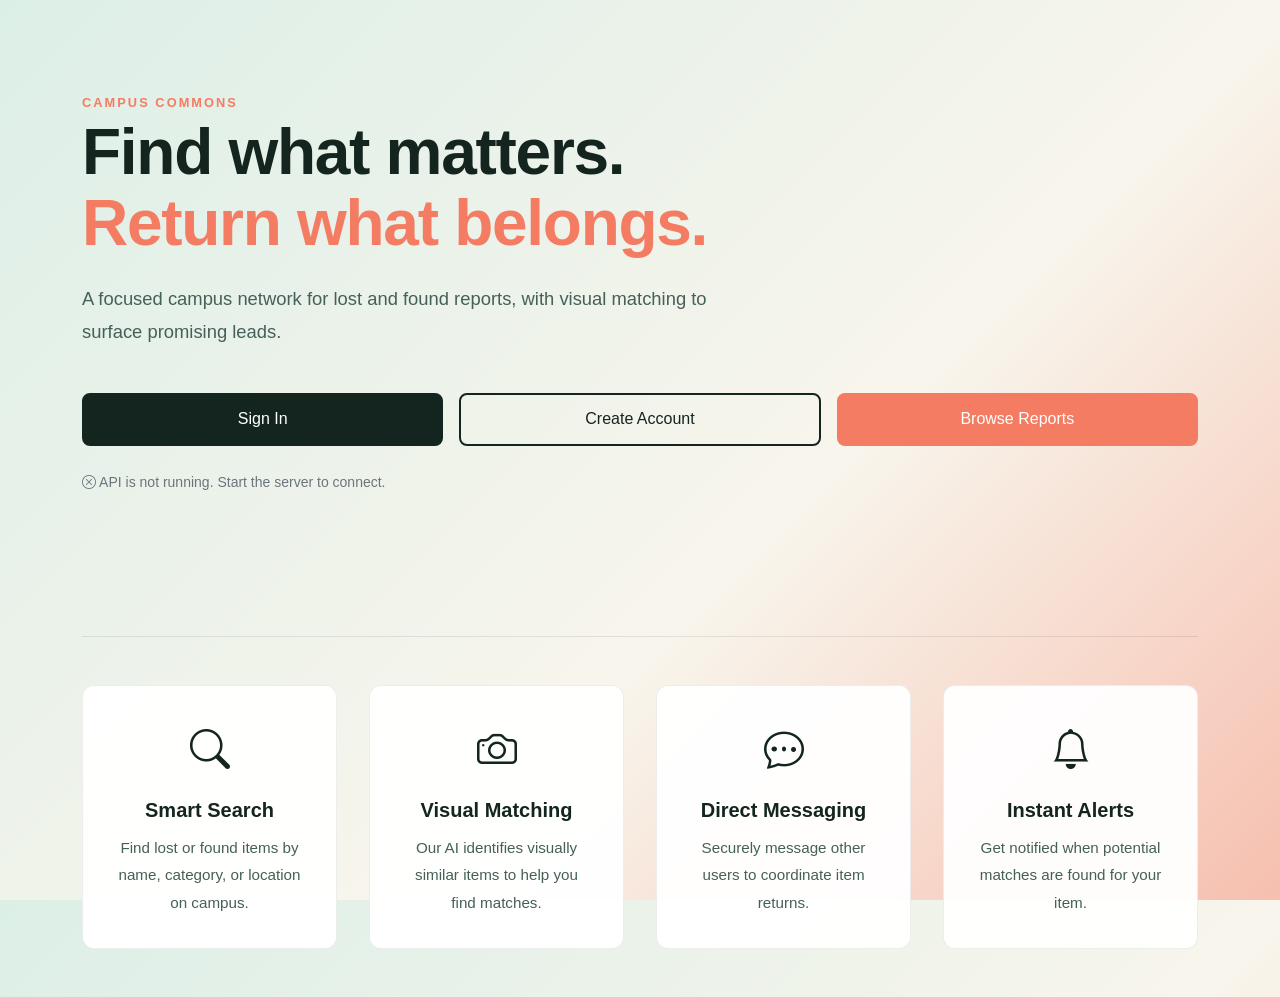
<file: frontend/index.html>
<!doctype html>
<html lang="en">
<head>
  <meta charset="utf-8">
  <meta name="viewport" content="width=device-width, initial-scale=1">
  <title>Campus Lost &amp; Found</title>
  <link href="https://cdn.jsdelivr.net/npm/bootstrap@5.3.3/dist/css/bootstrap.min.css" rel="stylesheet">
  <link rel="stylesheet" href="css/app.css">
  <style>
    .hero-section {
      padding: 4rem 0;
      min-height: 60vh;
      display: flex;
      flex-direction: column;
      justify-content: center;
    }

    .feature-grid {
      display: grid;
      grid-template-columns: repeat(auto-fit, minmax(250px, 1fr));
      gap: 2rem;
      margin-top: 4rem;
      padding-top: 3rem;
      border-top: 1px solid rgba(20, 37, 31, 0.1);
    }

    .feature-card {
      background: rgba(255, 255, 255, 0.95);
      padding: 2rem;
      border-radius: 12px;
      border: 1px solid rgba(20, 37, 31, 0.08);
      text-align: center;
    }

    .feature-card .icon {
      font-size: 2.5rem;
      margin-bottom: 1rem;
    }

    .feature-card h3 {
      font-size: 1.25rem;
      margin-bottom: 0.75rem;
    }

    .feature-card p {
      color: #456058;
      margin: 0;
      font-size: 0.95rem;
    }

    .button-group {
      display: flex;
      gap: 1rem;
      margin-top: 2rem;
      flex-wrap: wrap;
    }

    .button-group .btn {
      flex: 1;
      min-width: 150px;
      font-size: 1rem;
      padding: 0.8rem 2rem;
    }

    @media (max-width: 768px) {
      .hero-section {
        padding: 2rem 0;
        min-height: 50vh;
      }

      .button-group {
        flex-direction: column;
      }

      .button-group .btn {
        width: 100%;
      }
    }
  </style>
</head>
<body>
  <main class="container">
    <div class="hero-section">
      <p class="eyebrow">Campus commons</p>
      <h1>Find what matters.<br><span>Return what belongs.</span></h1>
      <p class="lead col-lg-7">A focused campus network for lost and found reports, with visual matching to surface promising leads.</p>
      
      <div class="button-group">
        <a class="btn btn-primary" href="login.html">Sign In</a>
        <a class="btn btn-outline-primary" href="register.html">Create Account</a>
        <a class="btn btn-secondary" href="browse.html">Browse Reports</a>
      </div>

      <p id="api-status" class="small text-secondary mt-4">Checking API status...</p>
    </div>

    <div class="feature-grid">
      <div class="feature-card">
        <div class="icon"><i class="bi bi-search" aria-hidden="true"></i></div>
        <h3>Smart Search</h3>
        <p>Find lost or found items by name, category, or location on campus.</p>
      </div>
      <div class="feature-card">
        <div class="icon"><i class="bi bi-camera" aria-hidden="true"></i></div>
        <h3>Visual Matching</h3>
        <p>Our AI identifies visually similar items to help you find matches.</p>
      </div>
      <div class="feature-card">
        <div class="icon"><i class="bi bi-chat-dots" aria-hidden="true"></i></div>
        <h3>Direct Messaging</h3>
        <p>Securely message other users to coordinate item returns.</p>
      </div>
      <div class="feature-card">
        <div class="icon"><i class="bi bi-bell" aria-hidden="true"></i></div>
        <h3>Instant Alerts</h3>
        <p>Get notified when potential matches are found for your item.</p>
      </div>
    </div>
  </main>

  <script src="js/api.js"></script>
  <script>
    apiRequest('/health').then(() => {
      document.querySelector('#api-status').innerHTML = '<i class="bi bi-check-circle" aria-hidden="true"></i> API connected and ready.';
      document.querySelector('#api-status').style.color = '#198754';
    }).catch(() => {
      document.querySelector('#api-status').innerHTML = '<i class="bi bi-x-circle" aria-hidden="true"></i> API is not running. Start the server to connect.';
      document.querySelector('#api-status').style.color = '#dc3545';
    });
  </script>
</body>
</html>
</file>
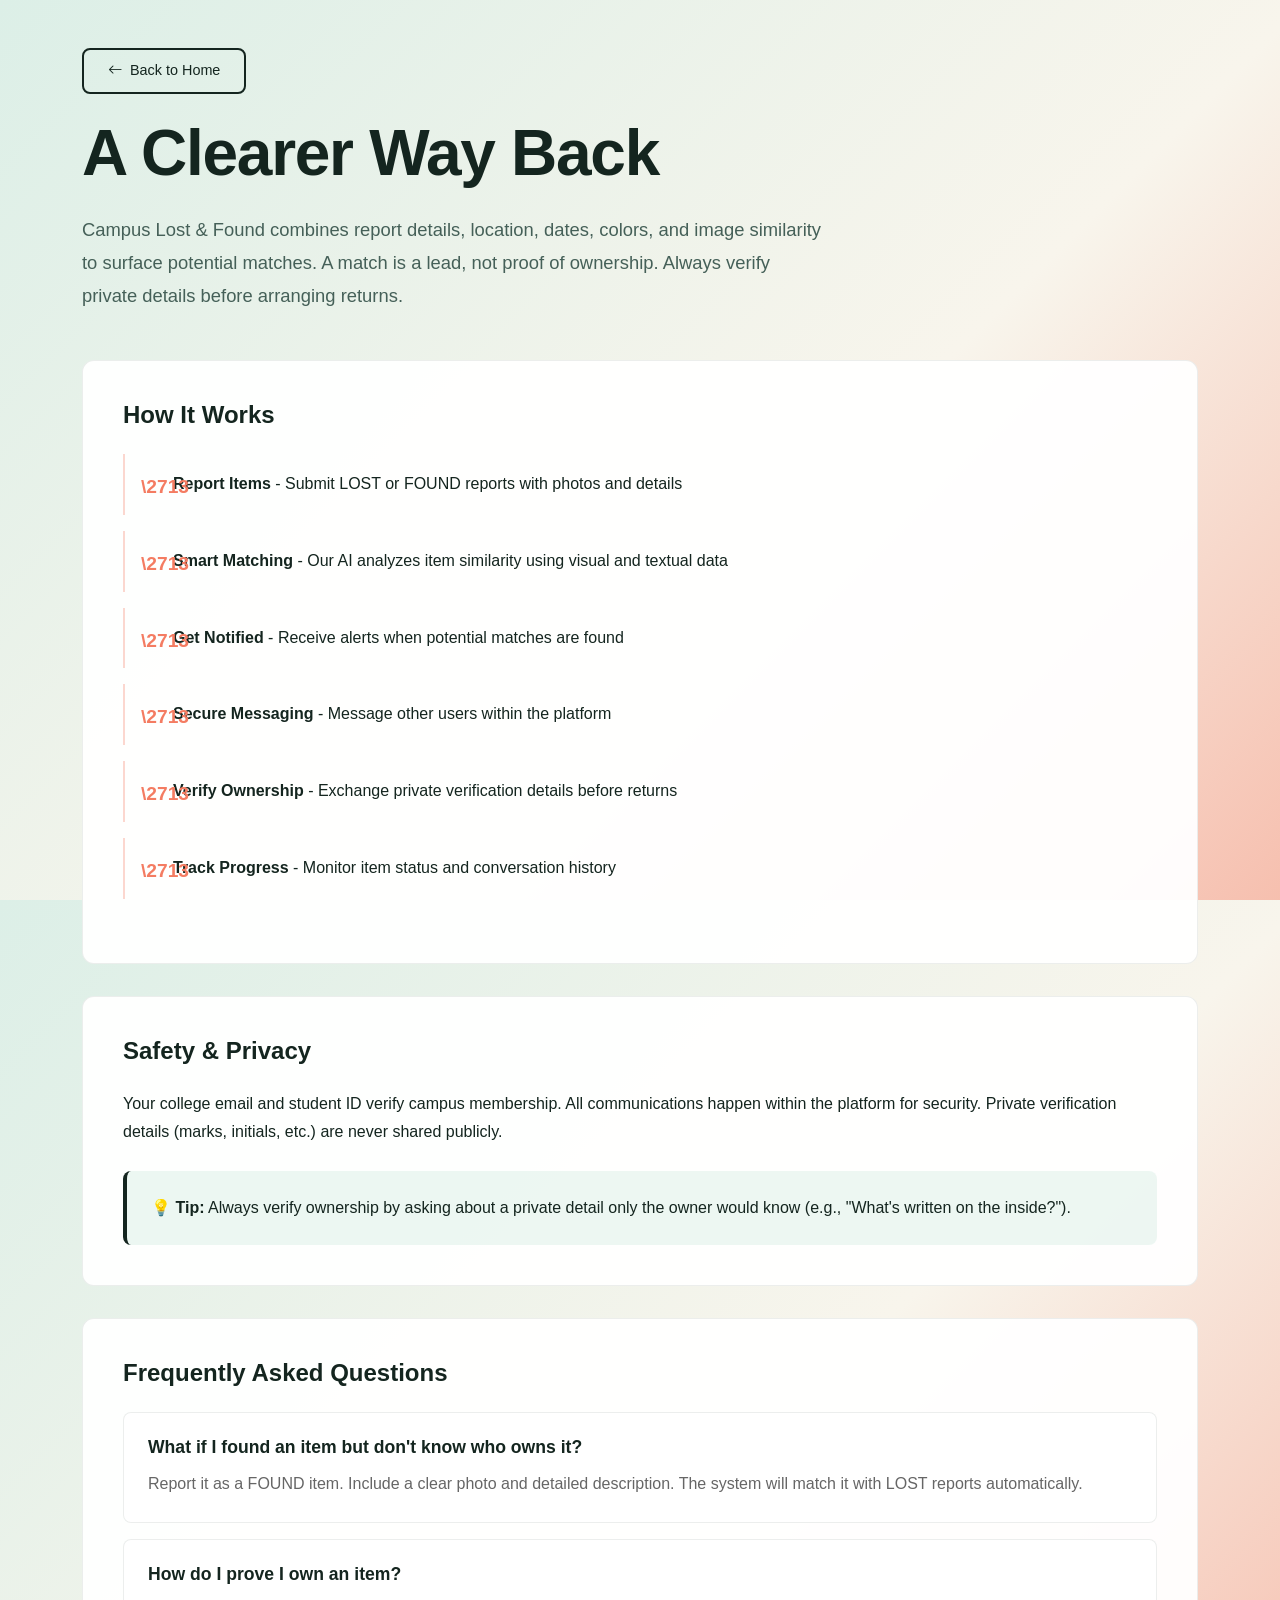
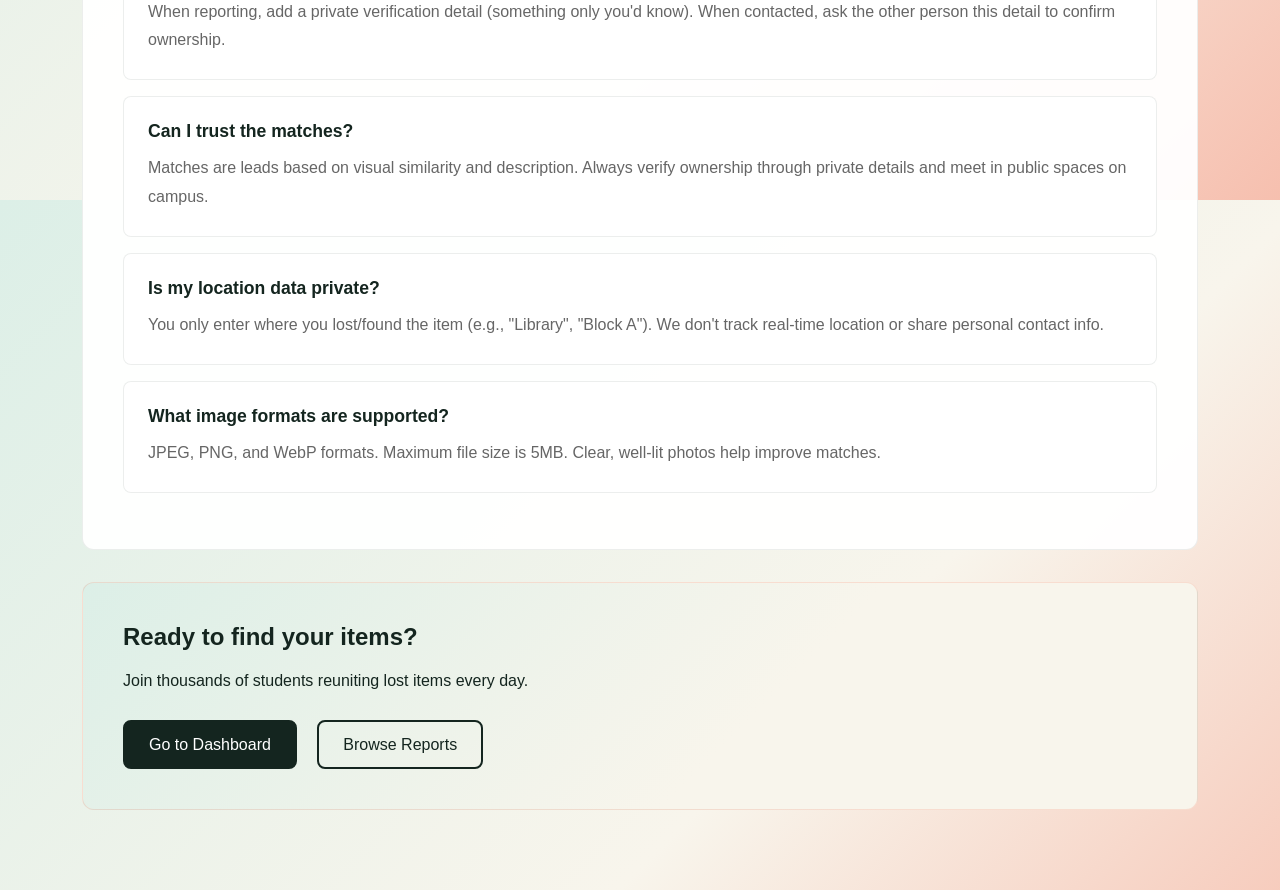
<file: frontend/about.html>
<!doctype html>
<html lang="en">
<head>
  <meta charset="utf-8">
  <meta name="viewport" content="width=device-width, initial-scale=1">
  <title>About | Campus Lost &amp; Found</title>
  <link href="https://cdn.jsdelivr.net/npm/bootstrap@5.3.3/dist/css/bootstrap.min.css" rel="stylesheet">
  <link rel="stylesheet" href="css/app.css">
  <style>
    .about-section {
      background: rgba(255, 255, 255, 0.95);
      border: 1px solid rgba(20, 37, 31, 0.08);
      border-radius: 12px;
      padding: 2.5rem;
      margin-bottom: 2rem;
    }

    .feature-list {
      list-style: none;
      padding: 0;
    }

    .feature-list li {
      padding: 1rem;
      padding-left: 3rem;
      position: relative;
      margin-bottom: 1rem;
      border-left: 2px solid rgba(244, 124, 98, 0.3);
    }

    .feature-list li:before {
      content: '\\2713';
      position: absolute;
      left: 1rem;
      color: var(--coral);
      font-weight: bold;
      font-size: 1.2rem;
    }

    .faq-item {
      background: rgba(255, 255, 255, 0.95);
      border: 1px solid rgba(20, 37, 31, 0.08);
      border-radius: 8px;
      padding: 1.5rem;
      margin-bottom: 1rem;
    }

    .faq-item h3 {
      font-size: 1.1rem;
      margin-bottom: 0.75rem;
      color: var(--ink);
    }

    .faq-item p {
      margin: 0;
      color: #666;
    }
  </style>
</head>
<body>
  <main class="container py-5">
    <a href="index.html" class="btn btn-outline-primary" style="font-size: 0.9rem;"><i class="bi bi-arrow-left" aria-hidden="true"></i> Back to Home</a>

    <h1 class="mt-4">A Clearer Way Back</h1>
    <p class="lead col-lg-8">Campus Lost &amp; Found combines report details, location, dates, colors, and image similarity to surface potential matches. A match is a lead, not proof of ownership. Always verify private details before arranging returns.</p>

    <section class="about-section mt-5">
      <h2 style="margin-bottom: 1.5rem;">How It Works</h2>
      <ul class="feature-list">
        <li><strong>Report Items</strong> - Submit LOST or FOUND reports with photos and details</li>
        <li><strong>Smart Matching</strong> - Our AI analyzes item similarity using visual and textual data</li>
        <li><strong>Get Notified</strong> - Receive alerts when potential matches are found</li>
        <li><strong>Secure Messaging</strong> - Message other users within the platform</li>
        <li><strong>Verify Ownership</strong> - Exchange private verification details before returns</li>
        <li><strong>Track Progress</strong> - Monitor item status and conversation history</li>
      </ul>
    </section>

    <section class="about-section">
      <h2 style="margin-bottom: 1.5rem;">Safety & Privacy</h2>
      <p style="margin-bottom: 1.5rem;">Your college email and student ID verify campus membership. All communications happen within the platform for security. Private verification details (marks, initials, etc.) are never shared publicly.</p>
      <div style="background: rgba(220, 239, 231, 0.5); padding: 1.5rem; border-radius: 8px; border-left: 4px solid var(--ink);">
        <strong>💡 Tip:</strong> Always verify ownership by asking about a private detail only the owner would know (e.g., "What's written on the inside?").
      </div>
    </section>

    <section class="about-section">
      <h2 style="margin-bottom: 1.5rem;">Frequently Asked Questions</h2>
      
      <div class="faq-item">
        <h3>What if I found an item but don't know who owns it?</h3>
        <p>Report it as a FOUND item. Include a clear photo and detailed description. The system will match it with LOST reports automatically.</p>
      </div>

      <div class="faq-item">
        <h3>How do I prove I own an item?</h3>
        <p>When reporting, add a private verification detail (something only you'd know). When contacted, ask the other person this detail to confirm ownership.</p>
      </div>

      <div class="faq-item">
        <h3>Can I trust the matches?</h3>
        <p>Matches are leads based on visual similarity and description. Always verify ownership through private details and meet in public spaces on campus.</p>
      </div>

      <div class="faq-item">
        <h3>Is my location data private?</h3>
        <p>You only enter where you lost/found the item (e.g., "Library", "Block A"). We don't track real-time location or share personal contact info.</p>
      </div>

      <div class="faq-item">
        <h3>What image formats are supported?</h3>
        <p>JPEG, PNG, and WebP formats. Maximum file size is 5MB. Clear, well-lit photos help improve matches.</p>
      </div>
    </section>

    <section class="about-section" style="background: linear-gradient(135deg, var(--mint), #f8f5ec 60%); border: 1px solid rgba(244, 124, 98, 0.2);">
      <h2 style="margin-bottom: 1rem;">Ready to find your items?</h2>
      <p style="margin-bottom: 1.5rem;">Join thousands of students reuniting lost items every day.</p>
      <a href="dashboard.html" class="btn btn-primary">Go to Dashboard</a>
      <a href="browse.html" class="btn btn-outline-primary" style="margin-left: 1rem;">Browse Reports</a>
    </section>
  </main>
</body>
</html>
</file>
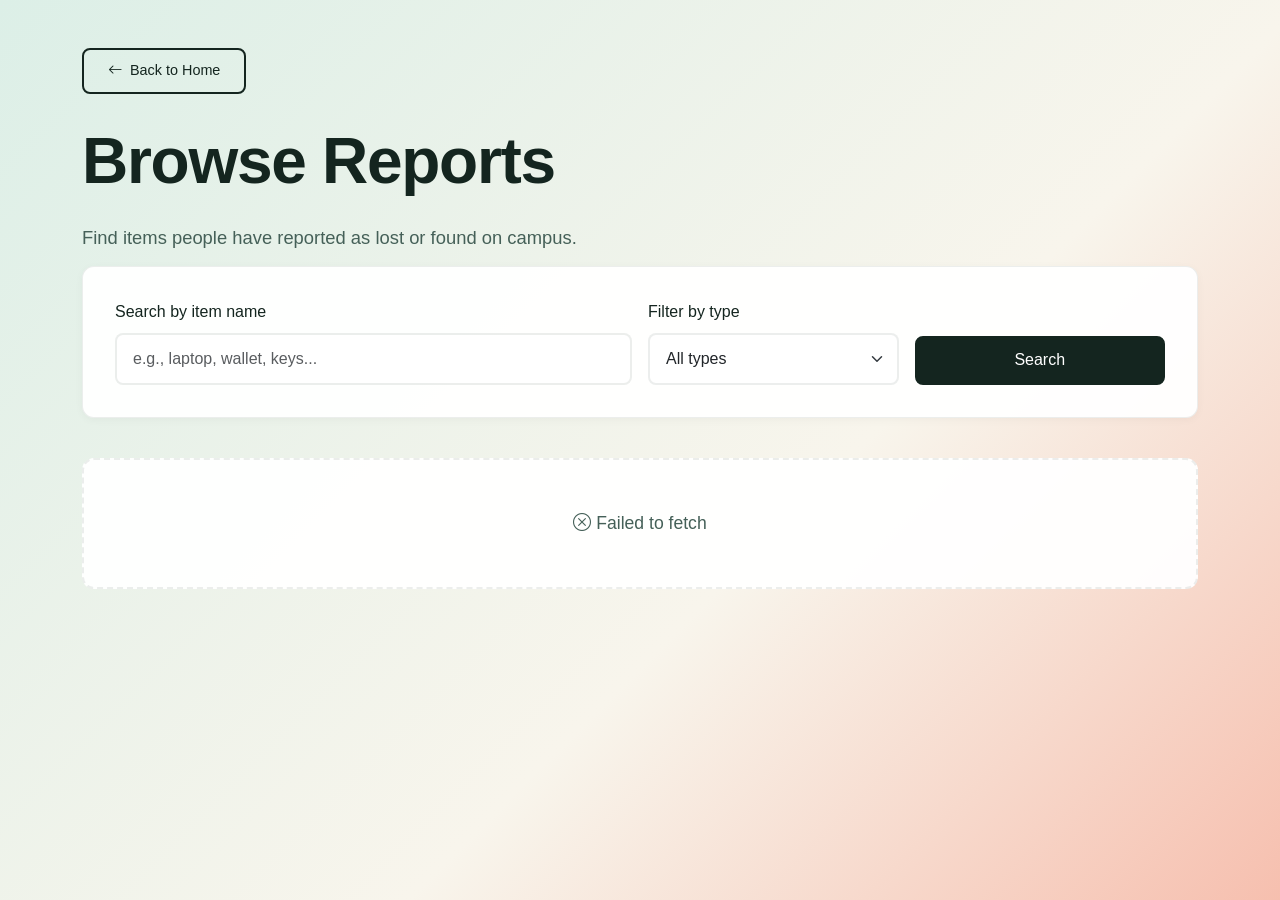
<file: frontend/browse.html>
<!doctype html>
<html lang="en">
<head>
  <meta charset="utf-8">
  <meta name="viewport" content="width=device-width, initial-scale=1">
  <title>Browse reports | Campus Lost &amp; Found</title>
  <link href="https://cdn.jsdelivr.net/npm/bootstrap@5.3.3/dist/css/bootstrap.min.css" rel="stylesheet">
  <link rel="stylesheet" href="css/app.css">
</head>
<body>
  <main class="container py-5">
    <div style="margin-bottom: 2rem;">
      <a href="index.html" class="btn btn-outline-primary" style="font-size: 0.9rem;"><i class="bi bi-arrow-left" aria-hidden="true"></i> Back to Home</a>
    </div>

    <h1>Browse Reports</h1>
    <p class="lead">Find items people have reported as lost or found on campus.</p>

    <div class="search-form-container">
      <form id="search-form" class="row g-3">
        <div class="col-md-6">
          <label for="search" class="form-label">Search by item name</label>
          <input id="search" class="form-control" placeholder="e.g., laptop, wallet, keys..." type="text">
        </div>
        <div class="col-md-3">
          <label for="type" class="form-label">Filter by type</label>
          <select id="type" class="form-select">
            <option value="">All types</option>
            <option>LOST</option>
            <option>FOUND</option>
          </select>
        </div>
        <div class="col-md-3" style="display: flex; align-items: flex-end;">
          <button type="submit" class="btn btn-primary w-100">Search</button>
        </div>
      </form>
    </div>

    <section id="item-list" class="mt-4"></section>
  </main>

  <script src="js/api.js"></script>
  <script src="js/items.js"></script>
</body>
</html>
</file>
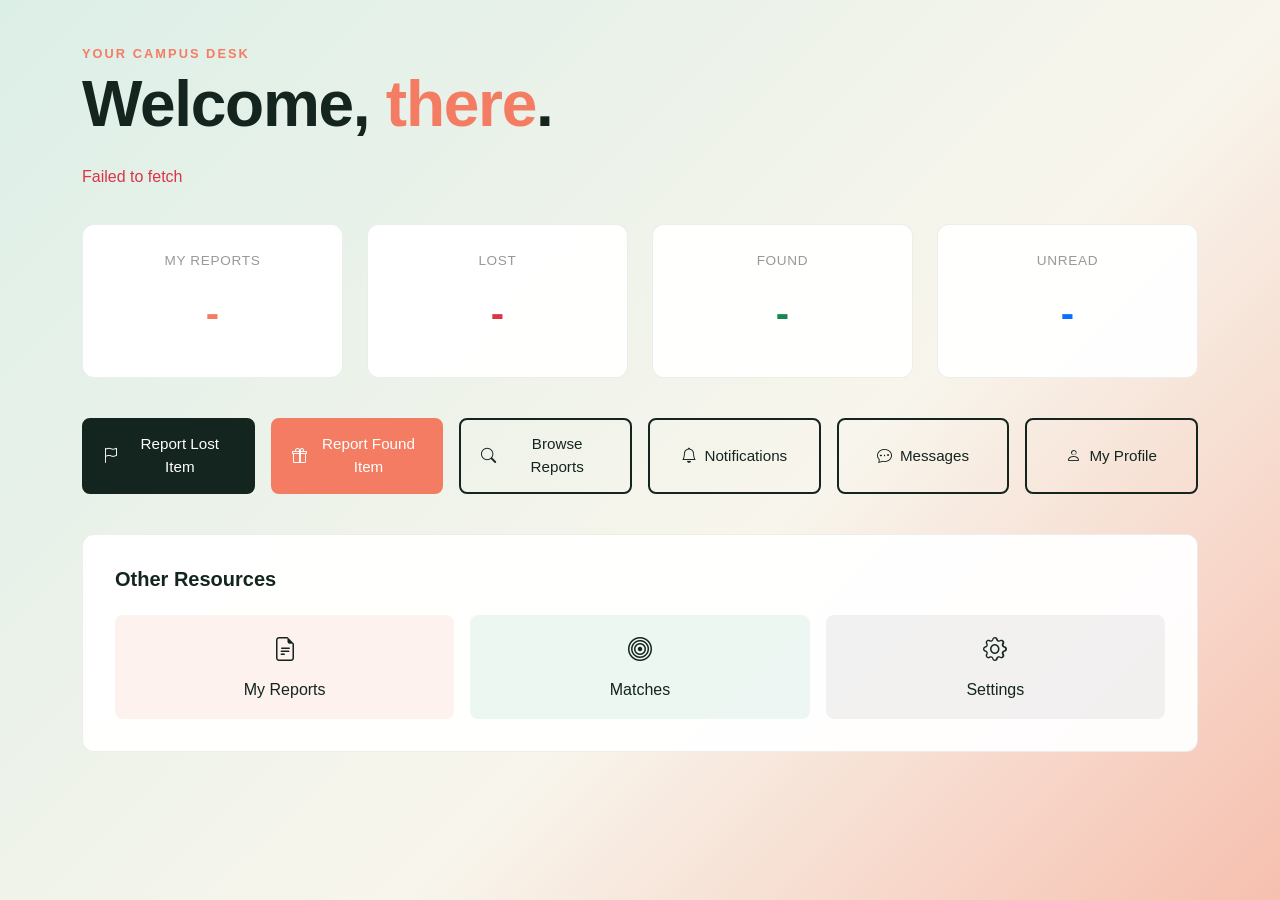
<file: frontend/dashboard.html>
<!doctype html>
<html lang="en">
<head>
  <meta charset="utf-8">
  <meta name="viewport" content="width=device-width, initial-scale=1">
  <title>Dashboard | Campus Lost &amp; Found</title>
  <link href="https://cdn.jsdelivr.net/npm/bootstrap@5.3.3/dist/css/bootstrap.min.css" rel="stylesheet">
  <link rel="stylesheet" href="css/app.css">
  <style>
    .dashboard-header {
      margin-bottom: 2rem;
    }

    .action-buttons {
      display: grid;
      grid-template-columns: repeat(auto-fit, minmax(150px, 1fr));
      gap: 1rem;
      margin-top: 2.5rem;
    }

    .action-buttons .btn {
      padding: 0.8rem 1.2rem;
      font-size: 0.95rem;
    }

    .quick-links {
      background: rgba(255, 255, 255, 0.95);
      border: 1px solid rgba(20, 37, 31, 0.08);
      border-radius: 12px;
      padding: 2rem;
      margin-top: 2.5rem;
    }

    .quick-links h3 {
      margin-bottom: 1.5rem;
      font-size: 1.25rem;
    }

    @media (max-width: 768px) {
      .action-buttons {
        grid-template-columns: 1fr;
      }
    }
  </style>
</head>
<body>
  <main class="container py-5">
    <div class="dashboard-header">
      <p class="eyebrow">Your campus desk</p>
      <h1>Welcome, <span id="user-name" style="color: var(--coral);">there</span>.</h1>
      <p id="page-error" class="text-danger mt-2"></p>
    </div>

    <section class="stat-grid">
      <div class="stat">
        <p style="margin: 0 0 0.5rem; color: #999; font-size: 0.85rem; text-transform: uppercase; letter-spacing: 0.05em;">My reports</p>
        <strong id="item-count" style="font-size: 2.5rem; color: var(--coral);">-</strong>
      </div>
      <div class="stat">
        <p style="margin: 0 0 0.5rem; color: #999; font-size: 0.85rem; text-transform: uppercase; letter-spacing: 0.05em;">Lost</p>
        <strong id="lost-count" style="font-size: 2.5rem; color: #dc3545;">-</strong>
      </div>
      <div class="stat">
        <p style="margin: 0 0 0.5rem; color: #999; font-size: 0.85rem; text-transform: uppercase; letter-spacing: 0.05em;">Found</p>
        <strong id="found-count" style="font-size: 2.5rem; color: #198754;">-</strong>
      </div>
      <div class="stat">
        <p style="margin: 0 0 0.5rem; color: #999; font-size: 0.85rem; text-transform: uppercase; letter-spacing: 0.05em;">Unread</p>
        <strong id="notification-count" style="font-size: 2.5rem; color: #0d6efd;">-</strong>
      </div>
    </section>

    <section class="action-buttons">
      <a class="btn btn-primary" href="report-lost.html"><i class="bi bi-flag" aria-hidden="true"></i> Report Lost Item</a>
      <a class="btn btn-secondary" href="report-found.html"><i class="bi bi-gift" aria-hidden="true"></i> Report Found Item</a>
      <a class="btn btn-outline-primary" href="browse.html"><i class="bi bi-search" aria-hidden="true"></i> Browse Reports</a>
      <a class="btn btn-outline-primary" href="notifications.html"><i class="bi bi-bell" aria-hidden="true"></i> Notifications</a>
      <a class="btn btn-outline-primary" href="messages.html"><i class="bi bi-chat-dots" aria-hidden="true"></i> Messages</a>
      <a class="btn btn-outline-primary" href="profile.html"><i class="bi bi-person" aria-hidden="true"></i> My Profile</a>
    </section>

    <div class="quick-links">
      <h3>Other Resources</h3>
      <div style="display: grid; grid-template-columns: repeat(auto-fit, minmax(150px, 1fr)); gap: 1rem;">
        <a href="browse.html" style="padding: 1rem; background: rgba(244, 124, 98, 0.1); border-radius: 8px; text-align: center; color: var(--ink); text-decoration: none; transition: all 0.2s;">
          <div style="font-size: 1.5rem; margin-bottom: 0.5rem;"><i class="bi bi-file-earmark-text" aria-hidden="true"></i></div>
          <div style="font-weight: 500;">My Reports</div>
        </a>
        <a href="matches.html" style="padding: 1rem; background: rgba(220, 239, 231, 0.5); border-radius: 8px; text-align: center; color: var(--ink); text-decoration: none; transition: all 0.2s;">
          <div style="font-size: 1.5rem; margin-bottom: 0.5rem;"><i class="bi bi-bullseye" aria-hidden="true"></i></div>
          <div style="font-weight: 500;">Matches</div>
        </a>
        <a href="settings.html" style="padding: 1rem; background: rgba(0, 0, 0, 0.05); border-radius: 8px; text-align: center; color: var(--ink); text-decoration: none; transition: all 0.2s;">
          <div style="font-size: 1.5rem; margin-bottom: 0.5rem;"><i class="bi bi-gear" aria-hidden="true"></i></div>
          <div style="font-weight: 500;">Settings</div>
        </a>
      </div>
    </div>
  </main>

  <script src="js/api.js"></script>
  <script src="js/dashboard.js"></script>
</body>
</html>
</file>
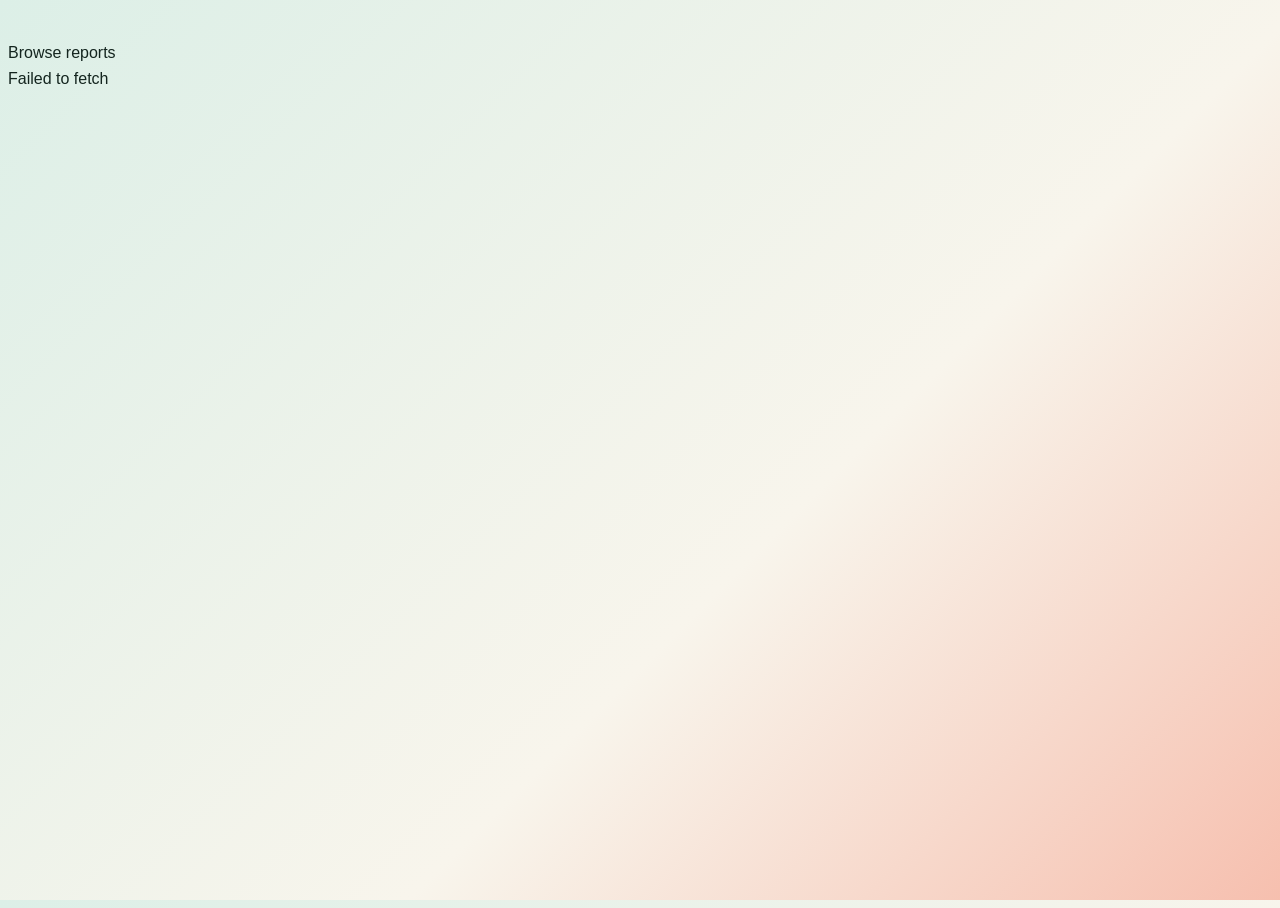
<file: frontend/item.html>
<!doctype html><html lang="en"><head><meta charset="utf-8"><meta name="viewport" content="width=device-width, initial-scale=1"><title>Item details</title><link rel="stylesheet" href="css/app.css"></head><body><main class="container py-5"><a href="browse.html">Browse reports</a><section id="detail" class="mt-5"></section></main><script src="js/api.js"></script><script>const id=new URLSearchParams(location.search).get('id');apiRequest(`/items/${id}`).then(({data})=>{const item=data.item;document.querySelector('#detail').innerHTML=`<span class="badge ${item.type==='LOST'?'text-bg-danger':'text-bg-success'}">${item.type}</span><h1 class="mt-3">${item.name}</h1><p class="lead">${item.description}</p><p>${item.category} · ${item.color||'Color not specified'} · ${item.location} · ${item.date_lost_found}</p><a class="btn btn-primary" href="matches.html?id=${item.id}">View possible matches</a>`}).catch(error=>document.querySelector('#detail').textContent=error.message);</script></body></html>
</file>
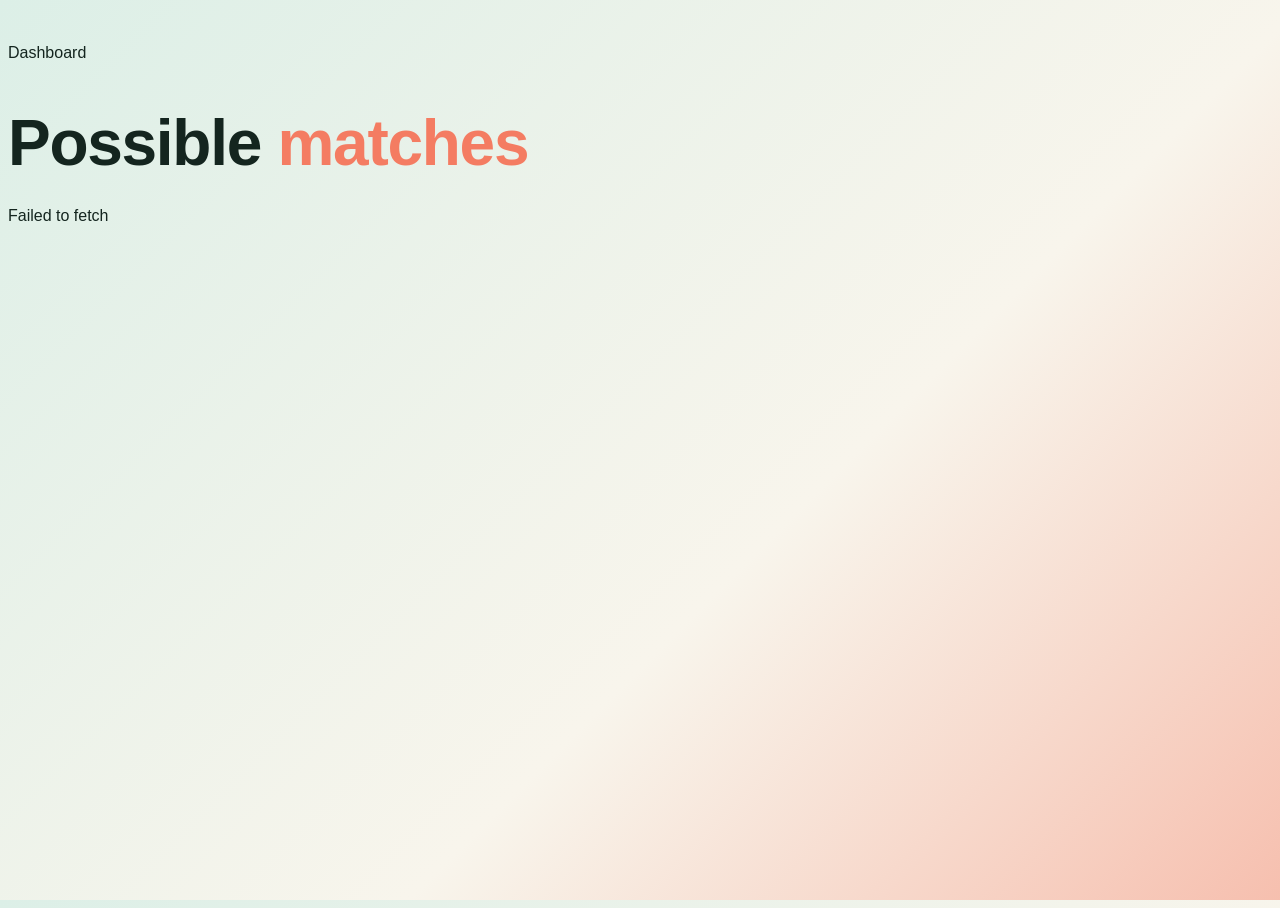
<file: frontend/matches.html>
<!doctype html><html lang="en"><head><meta charset="utf-8"><meta name="viewport" content="width=device-width, initial-scale=1"><title>Possible matches</title><link rel="stylesheet" href="css/app.css"></head><body><main class="container py-5"><a href="dashboard.html">Dashboard</a><h1 class="mt-5">Possible <span>matches</span></h1><section id="list" class="mt-4"></section></main><script src="js/api.js"></script><script>const id=new URLSearchParams(location.search).get('id');apiRequest(`/items/${id}/matches`).then(({data})=>{document.querySelector('#list').innerHTML=data.matches.map(match=>`<article class="stat mb-3"><span class="badge text-bg-warning">${match.status}</span><h2>${match.found_item.name}</h2><p>${match.found_item.location} · ${match.found_item.date_lost_found}</p><strong>Match score: ${Math.round(match.final_score)}%</strong><div class="mt-3"><button class="btn btn-primary" onclick="updateMatch(${match.id},'accept')">Accept</button> <button class="btn btn-outline-dark" onclick="updateMatch(${match.id},'reject')">Reject</button></div></article>`).join('')||'<p>No potential matches yet.</p>'}).catch(error=>document.querySelector('#list').textContent=error.message);async function updateMatch(id,action){await apiRequest(`/matches/${id}/${action}`,{method:'POST'});location.reload()}</script></body></html>
</file>
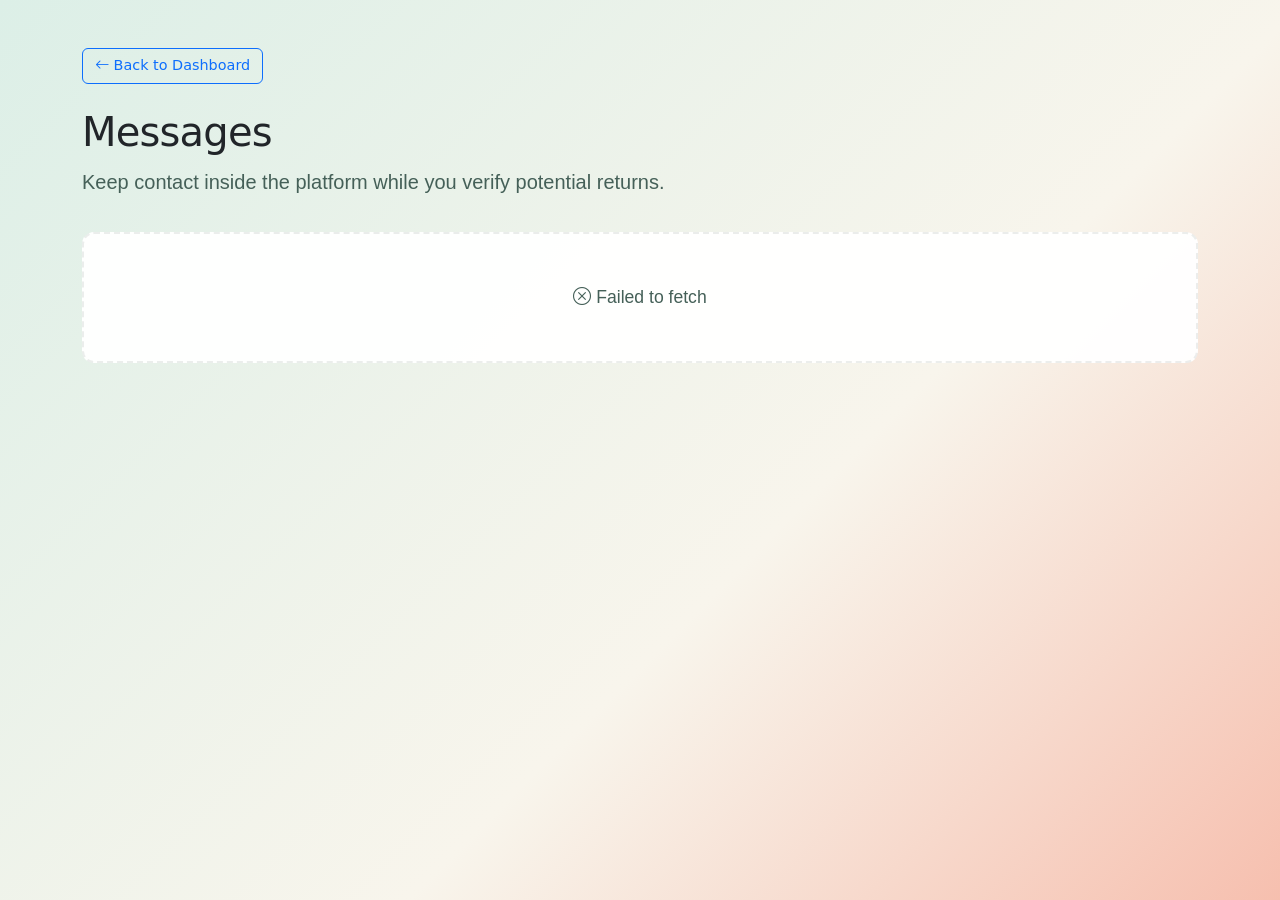
<file: frontend/messages.html>
<!doctype html>
<html lang="en">
<head>
  <meta charset="utf-8">
  <meta name="viewport" content="width=device-width, initial-scale=1">
  <title>Messages | Campus Lost &amp; Found</title>
  <link rel="stylesheet" href="css/app.css">
  <link href="https://cdn.jsdelivr.net/npm/bootstrap@5.3.3/dist/css/bootstrap.min.css" rel="stylesheet">
  <style>
    .message-card {
      background: rgba(255, 255, 255, 0.95);
      border: 1px solid rgba(20, 37, 31, 0.08);
      border-radius: 8px;
      padding: 1.5rem;
      margin-bottom: 1rem;
      transition: all 0.2s;
    }

    .message-card:hover {
      box-shadow: 0 4px 12px rgba(0, 0, 0, 0.08);
    }

    .message-text {
      font-size: 1rem;
      color: var(--ink);
      line-height: 1.6;
      margin: 0 0 0.75rem;
    }

    .message-time {
      font-size: 0.85rem;
      color: #999;
    }

    .message-icon {
      font-size: 1.5rem;
      margin-bottom: 0.75rem;
      display: block;
    }
  </style>
</head>
<body>
  <main class="container py-5">
    <a href="dashboard.html" class="btn btn-outline-primary" style="font-size: 0.9rem;"><i class="bi bi-arrow-left" aria-hidden="true"></i> Back to Dashboard</a>

    <h1 class="mt-4">Messages</h1>
    <p class="lead">Keep contact inside the platform while you verify potential returns.</p>

    <section id="list" class="mt-4"></section>
  </main>

  <script src="js/api.js"></script>
  <script>
    apiRequest('/messages').then(({data}) => {
      const container = document.querySelector('#list');
      
      if (!data.messages || data.messages.length === 0) {
        container.innerHTML = `
          <div class="empty-state">
            <p><i class="bi bi-chat-dots" aria-hidden="true"></i> No messages yet.</p>
            <p style="font-size: 0.95rem; color: #999; margin-top: 0.5rem;">Start messaging when you connect with other users!</p>
          </div>
        `;
        return;
      }

      container.innerHTML = data.messages.map(item => `
        <article class="message-card">
          <span class="message-icon"><i class="bi bi-chat-dots" aria-hidden="true"></i></span>
          <p class="message-text">${item.message}</p>
          <div class="message-time">
            ${new Date(item.created_at).toLocaleString()}
          </div>
        </article>
      `).join('');
    }).catch(error => {
      document.querySelector('#list').innerHTML = `
        <div class="empty-state">
          <p><i class="bi bi-x-circle" aria-hidden="true"></i> ${error.message}</p>
        </div>
      `;
    });
  </script>
</body>
</html>
</file>
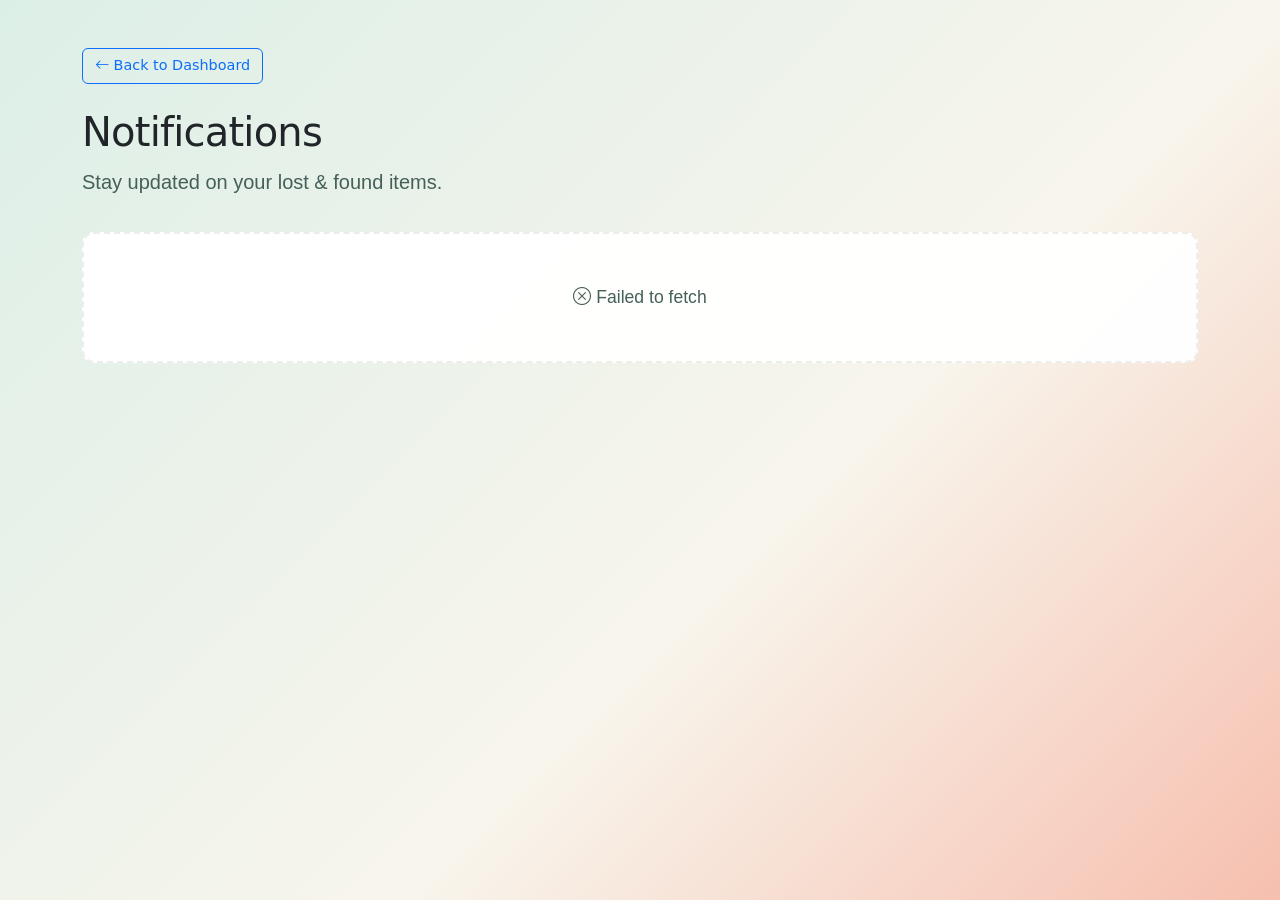
<file: frontend/notifications.html>
<!doctype html>
<html lang="en">
<head>
  <meta charset="utf-8">
  <meta name="viewport" content="width=device-width, initial-scale=1">
  <title>Notifications | Campus Lost &amp; Found</title>
  <link rel="stylesheet" href="css/app.css">
  <style>
    .notification-card {
      background: rgba(255, 255, 255, 0.95);
      border-left: 4px solid var(--coral);
      border: 1px solid rgba(20, 37, 31, 0.08);
      border-radius: 8px;
      padding: 1.5rem;
      margin-bottom: 1rem;
      transition: all 0.2s;
    }

    .notification-card:hover {
      box-shadow: 0 4px 12px rgba(0, 0, 0, 0.08);
    }

    .notification-card strong {
      display: block;
      font-size: 1.1rem;
      margin-bottom: 0.5rem;
      color: var(--ink);
    }

    .notification-card p {
      margin: 0.5rem 0;
      color: #666;
      line-height: 1.6;
    }

    .notification-time {
      font-size: 0.85rem;
      color: #999;
      margin-top: 0.75rem;
    }
  </style>
  <link href="https://cdn.jsdelivr.net/npm/bootstrap@5.3.3/dist/css/bootstrap.min.css" rel="stylesheet">
</head>
<body>
  <main class="container py-5">
    <a href="dashboard.html" class="btn btn-outline-primary" style="font-size: 0.9rem;"><i class="bi bi-arrow-left" aria-hidden="true"></i> Back to Dashboard</a>

    <h1 class="mt-4">Notifications</h1>
    <p class="lead">Stay updated on your lost &amp; found items.</p>

    <section id="list" class="mt-4"></section>
  </main>

  <script src="js/api.js"></script>
  <script>
    apiRequest('/notifications').then(({data}) => {
      const container = document.querySelector('#list');
      
      if (!data.notifications || data.notifications.length === 0) {
        container.innerHTML = `
          <div class="empty-state">
            <p><i class="bi bi-bell" aria-hidden="true"></i> No notifications yet.</p>
            <p style="font-size: 0.95rem; color: #999; margin-top: 0.5rem;">Check back when potential matches are found!</p>
          </div>
        `;
        return;
      }

      container.innerHTML = data.notifications.map(item => `
        <article class="notification-card">
          <strong><i class="bi bi-bell" aria-hidden="true"></i> ${item.title}</strong>
          <p>${item.message}</p>
          <div class="notification-time">
            ${new Date(item.created_at).toLocaleString()}
          </div>
        </article>
      `).join('');
    }).catch(error => {
      document.querySelector('#list').innerHTML = `
        <div class="empty-state">
          <p><i class="bi bi-x-circle" aria-hidden="true"></i> ${error.message}</p>
        </div>
      `;
    });
  </script>
</body>
</html>
</file>
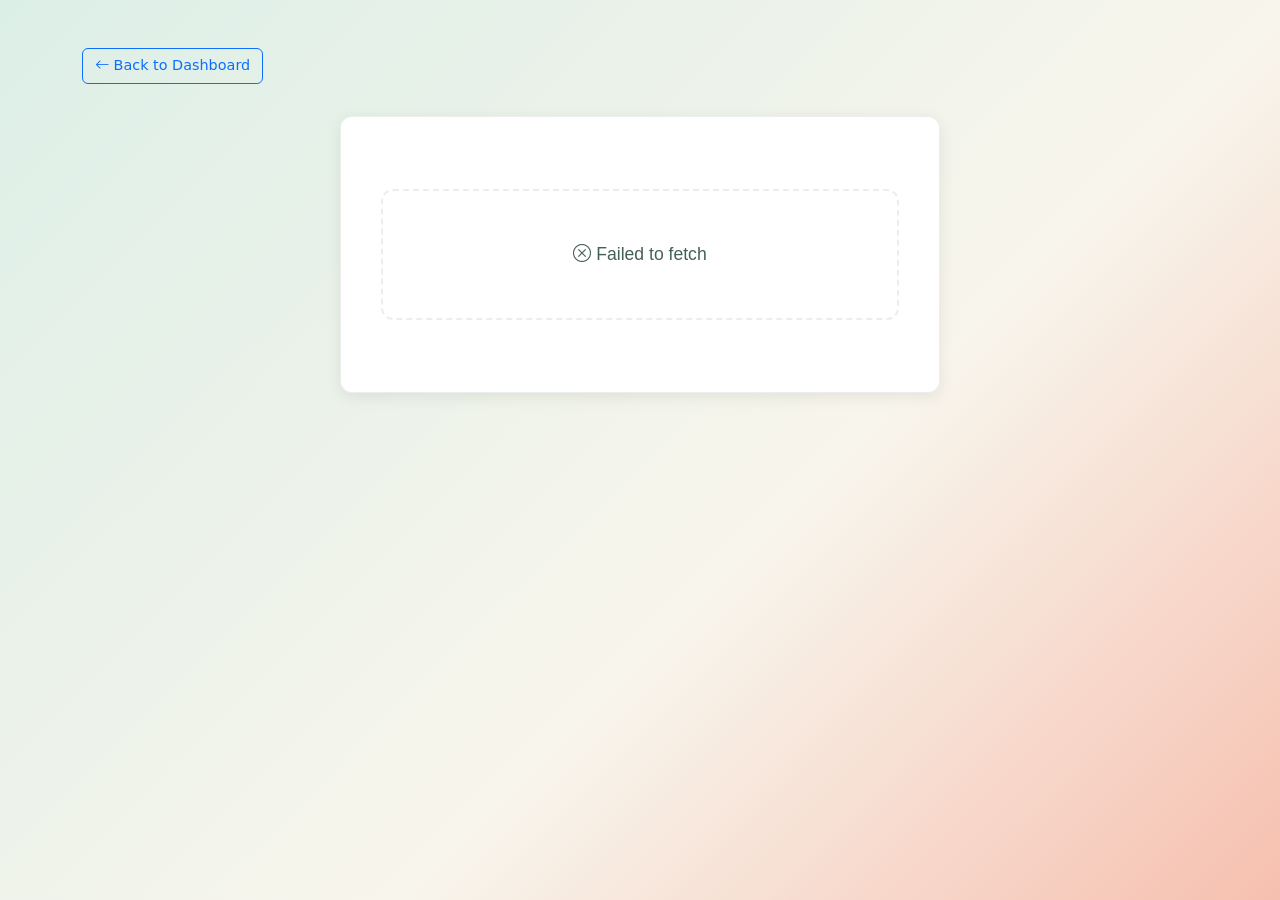
<file: frontend/profile.html>
<!doctype html>
<html lang="en">
<head>
  <meta charset="utf-8">
  <meta name="viewport" content="width=device-width, initial-scale=1">
  <title>Profile | Campus Lost &amp; Found</title>
  <link rel="stylesheet" href="css/app.css">
  <link href="https://cdn.jsdelivr.net/npm/bootstrap@5.3.3/dist/css/bootstrap.min.css" rel="stylesheet">
  <style>
    .profile-container {
      max-width: 600px;
      background: rgba(255, 255, 255, 0.97);
      border: 1px solid rgba(20, 37, 31, 0.08);
      border-radius: 12px;
      padding: 2.5rem;
      margin-top: 2rem;
      box-shadow: 0 4px 16px rgba(0, 0, 0, 0.08);
    }

    .profile-header {
      display: flex;
      align-items: center;
      gap: 1.5rem;
      margin-bottom: 2rem;
      padding-bottom: 2rem;
      border-bottom: 1px solid rgba(20, 37, 31, 0.1);
    }

    .profile-avatar {
      width: 80px;
      height: 80px;
      border-radius: 50%;
      background: linear-gradient(135deg, var(--mint), #f8f5ec);
      display: flex;
      align-items: center;
      justify-content: center;
      font-size: 2rem;
      flex-shrink: 0;
    }

    .profile-info h1 {
      font-size: 1.75rem;
      margin: 0 0 0.5rem;
    }

    .profile-info p {
      margin: 0.25rem 0;
      color: #666;
    }

    .profile-field {
      margin-bottom: 1.5rem;
    }

    .profile-field label {
      display: block;
      font-weight: 600;
      font-size: 0.85rem;
      text-transform: uppercase;
      letter-spacing: 0.05em;
      color: #999;
      margin-bottom: 0.5rem;
    }

    .profile-field p {
      font-size: 1.1rem;
      color: var(--ink);
      margin: 0;
    }
  </style>
</head>
<body>
  <main class="container py-5">
    <a href="dashboard.html" class="btn btn-outline-primary" style="font-size: 0.9rem;"><i class="bi bi-arrow-left" aria-hidden="true"></i> Back to Dashboard</a>

    <div class="profile-container mx-auto">
      <section id="profile"></section>
    </div>
  </main>

  <script src="js/api.js"></script>
  <script>
    apiRequest('/auth/profile').then(({data}) => {
      const user = data.user;
      document.querySelector('#profile').innerHTML = `
        <div class="profile-header">
          <div class="profile-avatar"><i class="bi bi-person" aria-hidden="true"></i></div>
          <div class="profile-info">
            <h1>${user.name}</h1>
            <p style="color: var(--coral);">${user.role}</p>
          </div>
        </div>

        <div class="profile-field">
          <label>Email Address</label>
          <p>${user.college_email}</p>
        </div>

        <div class="profile-field">
          <label>Student ID</label>
          <p>${user.student_id}</p>
        </div>

        <div class="profile-field">
          <label>Department</label>
          <p>${user.department}</p>
        </div>

        <div class="profile-field">
          <label>Account Status</label>
          <p>${user.is_verified ? '<i class="bi bi-check-circle" aria-hidden="true"></i> Verified' : 'Pending verification'}</p>
        </div>

        <div class="profile-field">
          <label>Member Since</label>
          <p>${new Date(user.created_at).toLocaleDateString()}</p>
        </div>

        <div style="display: grid; grid-template-columns: 1fr 1fr; gap: 1rem; margin-top: 2rem; padding-top: 2rem; border-top: 1px solid rgba(20, 37, 31, 0.1);">
          <a href="settings.html" class="btn btn-outline-primary">Settings</a>
          <a href="index.html" class="btn btn-secondary" onclick="if(confirm('Sign out?')) fetch('${API_BASE_URL}/auth/logout', {method:'POST', credentials:'include'}).then(() => location.href='index.html');">Sign Out</a>
        </div>
      `;
    }).catch(error => {
      document.querySelector('#profile').innerHTML = `
        <div class="empty-state">
          <p><i class="bi bi-x-circle" aria-hidden="true"></i> ${error.message}</p>
        </div>
      `;
    });
  </script>
</body>
</html>
</file>
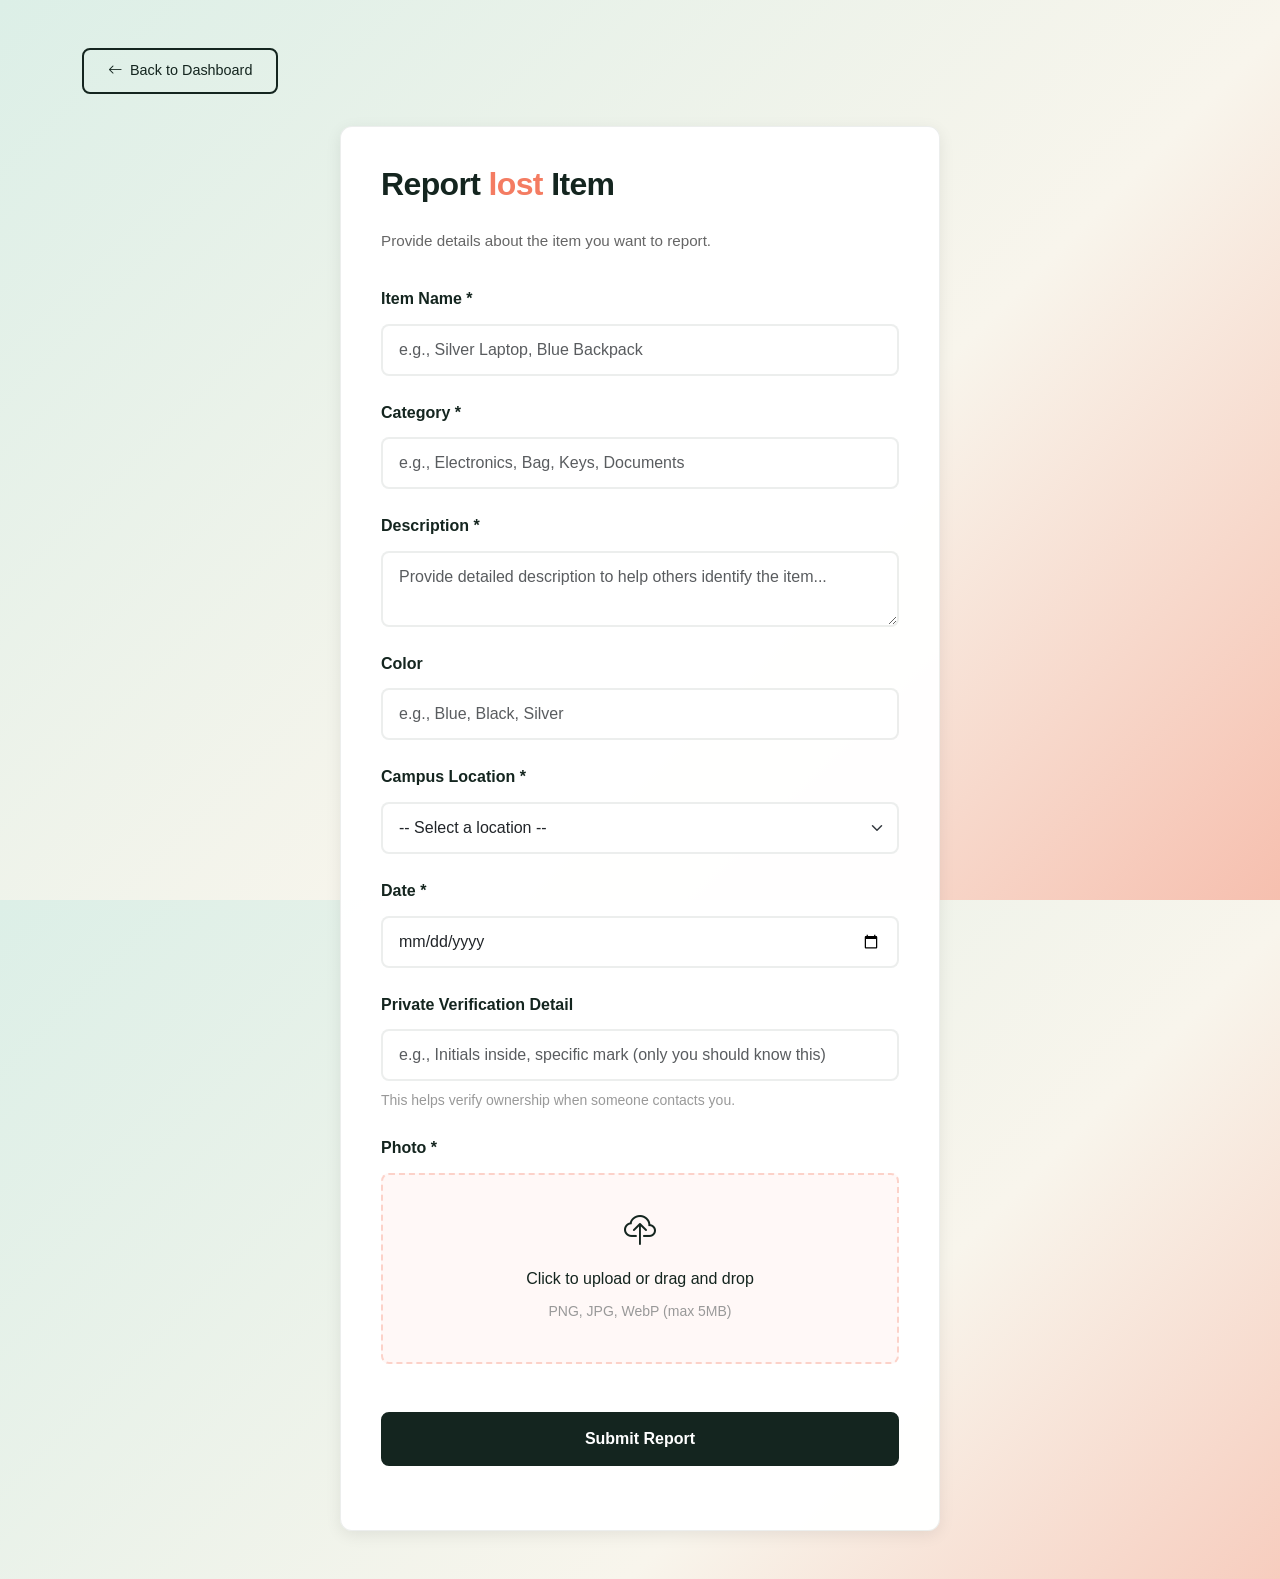
<file: frontend/report-form.html>
<!doctype html>
<html lang="en">
<head>
  <meta charset="utf-8">
  <meta name="viewport" content="width=device-width, initial-scale=1">
  <title>Report item | Campus Lost &amp; Found</title>
  <link href="https://cdn.jsdelivr.net/npm/bootstrap@5.3.3/dist/css/bootstrap.min.css" rel="stylesheet">
  <link rel="stylesheet" href="css/app.css">
  <style>
    .form-container {
      max-width: 600px;
      background: rgba(255, 255, 255, 0.97);
      padding: 2.5rem;
      border-radius: 12px;
      border: 1px solid rgba(20, 37, 31, 0.08);
      box-shadow: 0 4px 16px rgba(0, 0, 0, 0.08);
      margin-top: 2rem;
    }

    .form-container h1 {
      margin-bottom: 1.5rem;
      font-size: 2rem;
    }

    .form-group {
      margin-bottom: 1.5rem;
    }

    .form-label {
      font-weight: 600;
      margin-bottom: 0.75rem;
      display: block;
    }

    .form-control,
    .form-select,
    textarea {
      padding: 0.75rem 1rem;
      border: 2px solid rgba(20, 37, 31, 0.08);
      border-radius: 8px;
      font-family: sans-serif;
      font-size: 1rem;
    }

    .form-control:focus,
    .form-select:focus,
    textarea:focus {
      border-color: var(--ink);
      box-shadow: 0 0 0 3px rgba(20, 37, 31, 0.1);
      outline: none;
    }

    textarea {
      resize: vertical;
      min-height: 120px;
    }

    .file-input-wrapper {
      position: relative;
    }

    .file-input-label {
      display: block;
      padding: 2rem;
      background: rgba(244, 124, 98, 0.05);
      border: 2px dashed rgba(244, 124, 98, 0.3);
      border-radius: 8px;
      text-align: center;
      cursor: pointer;
      transition: all 0.2s;
    }

    .file-input-label:hover {
      border-color: var(--coral);
      background: rgba(244, 124, 98, 0.1);
    }

    .file-input-wrapper input {
      display: none;
    }

    .file-name {
      color: var(--coral);
      font-weight: 600;
      margin-top: 0.5rem;
    }

    .btn-submit {
      width: 100%;
      padding: 0.8rem;
      font-size: 1rem;
      font-weight: 600;
      margin-top: 1.5rem;
    }

    #form-message {
      margin-top: 1.5rem;
    }
  </style>
</head>
<body>
  <main class="container py-5">
    <a href="dashboard.html" class="btn btn-outline-primary" style="font-size: 0.9rem;"><i class="bi bi-arrow-left" aria-hidden="true"></i> Back to Dashboard</a>

    <div class="form-container mx-auto">
      <h1>Report <span id="report-type-label" style="color: var(--coral);"></span> Item</h1>
      <p class="lead" style="font-size: 0.95rem; color: #666; margin-bottom: 2rem;">Provide details about the item you want to report.</p>

      <form id="item-form" enctype="multipart/form-data">
        <input type="hidden" name="type" id="report-type">

        <div class="form-group">
          <label class="form-label" for="name">Item Name *</label>
          <input class="form-control" id="name" name="name" placeholder="e.g., Silver Laptop, Blue Backpack" required>
        </div>

        <div class="form-group">
          <label class="form-label" for="category">Category *</label>
          <input class="form-control" id="category" name="category" placeholder="e.g., Electronics, Bag, Keys, Documents" required>
        </div>

        <div class="form-group">
          <label class="form-label" for="description">Description *</label>
          <textarea class="form-control" id="description" name="description" placeholder="Provide detailed description to help others identify the item..." required></textarea>
        </div>

        <div class="form-group">
          <label class="form-label" for="color">Color</label>
          <input class="form-control" id="color" name="color" placeholder="e.g., Blue, Black, Silver">
        </div>

        <div class="form-group">
          <label class="form-label" for="location">Campus Location *</label>
          <select class="form-select" id="location" name="location" required>
            <option value="">-- Select a location --</option>
            <option>Block A</option>
            <option>Block B</option>
            <option>Library</option>
            <option>Cafeteria</option>
            <option>Auditorium</option>
            <option>Parking</option>
            <option>Sports Ground</option>
            <option>Hostel</option>
            <option>Main Gate</option>
            <option>Laboratory</option>
          </select>
        </div>

        <div class="form-group">
          <label class="form-label" for="date">Date *</label>
          <input class="form-control" id="date" type="date" name="date_lost_found" required>
        </div>

        <div class="form-group">
          <label class="form-label" for="verification">Private Verification Detail</label>
          <input class="form-control" id="verification" name="private_verification_answer" placeholder="e.g., Initials inside, specific mark (only you should know this)">
          <small style="color: #999; margin-top: 0.5rem; display: block;">This helps verify ownership when someone contacts you.</small>
        </div>

        <div class="form-group">
          <label class="form-label">Photo *</label>
          <div class="file-input-wrapper">
            <label class="file-input-label" for="images">
              <div style="font-size: 2rem; margin-bottom: 0.5rem;"><i class="bi bi-cloud-upload" aria-hidden="true"></i></div>
              <div>Click to upload or drag and drop</div>
              <small style="color: #999; display: block; margin-top: 0.5rem;">PNG, JPG, WebP (max 5MB)</small>
              <div class="file-name" id="file-name"></div>
            </label>
            <input type="file" id="images" name="images" accept="image/jpeg,image/png,image/webp" required>
          </div>
        </div>

        <button type="submit" class="btn btn-primary btn-submit">Submit Report</button>

        <div id="form-message" role="alert" aria-live="polite"></div>
      </form>
    </div>
  </main>

  <script src="js/api.js"></script>
  <script>
    const type = new URLSearchParams(location.search).get('type') || 'LOST';
    document.querySelector('#report-type').value = type;
    document.querySelector('#report-type-label').textContent = type.toLowerCase();

    // Handle file input display
    document.querySelector('#images').addEventListener('change', function(e) {
      const fileName = e.target.files[0]?.name || '';
      document.querySelector('#file-name').innerHTML = fileName ? '<i class="bi bi-check-circle" aria-hidden="true"></i> ' + fileName : '';
    });

    // Handle form submission
    document.querySelector('#item-form').addEventListener('submit', async event => {
      event.preventDefault();
      try {
        await fetch(`${API_BASE_URL}/items`, {
          method: 'POST',
          credentials: 'include',
          body: new FormData(event.currentTarget)
        }).then(async response => {
          const payload = await response.json();
          if (!response.ok) throw new Error(payload.error?.message || 'Report failed');
          return payload;
        });
        location.href = 'dashboard.html';
      } catch (error) {
        document.querySelector('#form-message').className = 'alert alert-danger mt-3';
        document.querySelector('#form-message').textContent = error.message;
      }
    });
  </script>
</body>
</html>
</file>
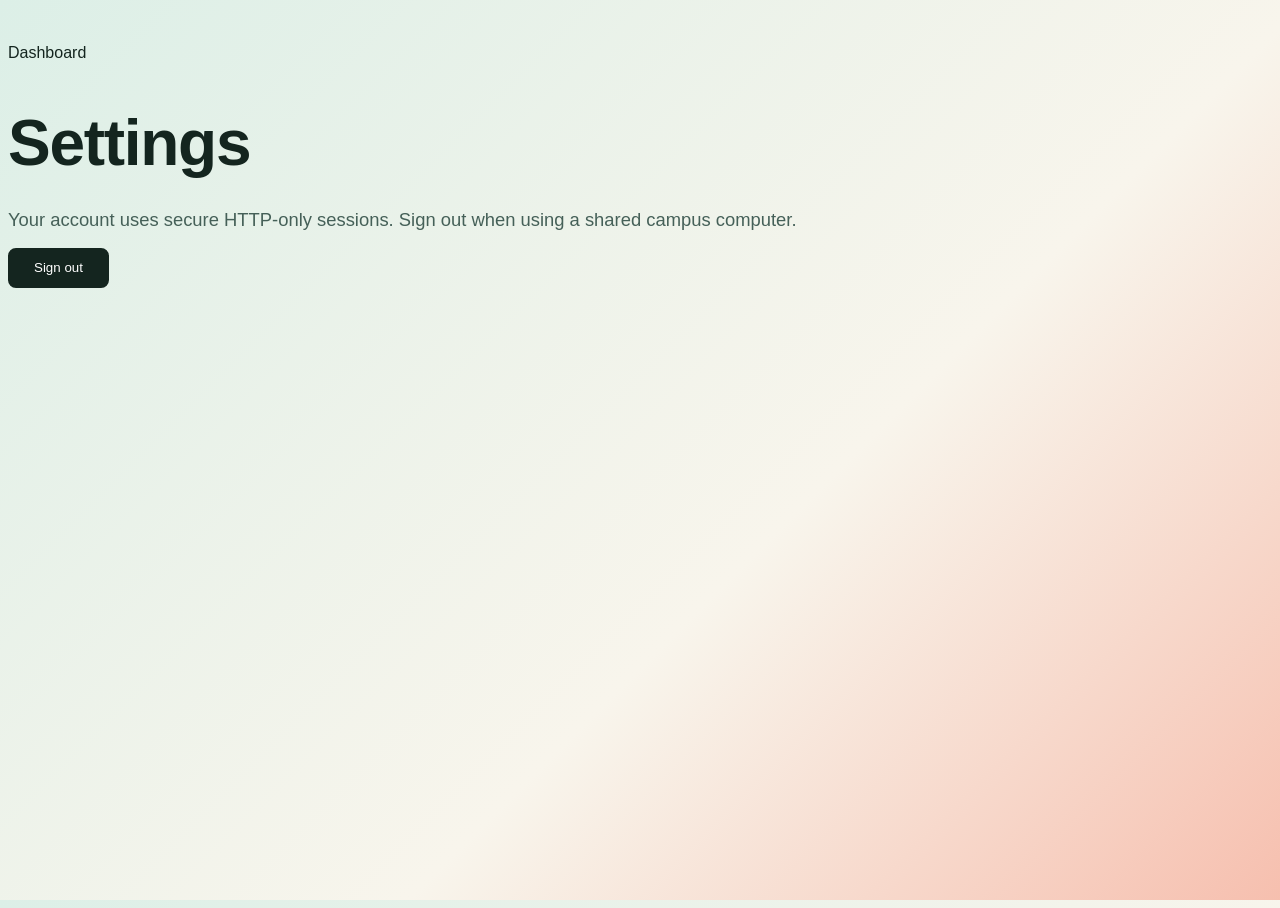
<file: frontend/settings.html>
<!doctype html><html lang="en"><head><meta charset="utf-8"><meta name="viewport" content="width=device-width, initial-scale=1"><title>Settings</title><link rel="stylesheet" href="css/app.css"></head><body><main class="container py-5"><a href="dashboard.html">Dashboard</a><h1 class="mt-5">Settings</h1><p class="lead">Your account uses secure HTTP-only sessions. Sign out when using a shared campus computer.</p><button id="logout" class="btn btn-primary">Sign out</button></main><script src="js/api.js"></script><script>document.querySelector('#logout').onclick=async()=>{await apiRequest('/auth/logout',{method:'POST'});location.href='index.html'}</script></body></html>
</file>
<file: frontend/css/app.css>
@import url('https://cdn.jsdelivr.net/npm/bootstrap-icons@1.11.3/font/bootstrap-icons.min.css');

:root {
  --ink: #14251f;
  --mint: #dcefe7;
  --coral: #f47c62;
  --light-bg: rgba(255, 255, 255, 0.95);
  --border-light: rgba(20, 37, 31, 0.08);
}

* {
  box-sizing: border-box;
}

html, body {
  height: 100%;
}

body {
  background: linear-gradient(135deg, var(--mint), #f8f5ec 60%, #f47c62 150%);
  color: var(--ink);
  min-height: 100vh;
  font-family: 'Segoe UI', Tahoma, Geneva, Verdana, sans-serif;
  line-height: 1.6;
}

main {
  padding-top: 2rem !important;
  padding-bottom: 3rem !important;
  max-width: 1200px;
}

/* Navigation & Headers */
nav {
  background: var(--light-bg);
  box-shadow: 0 2px 8px rgba(0, 0, 0, 0.08);
  padding: 1rem 0;
}

nav a {
  margin-right: 2rem;
  color: var(--ink);
  text-decoration: none;
  font-weight: 500;
  transition: color 0.2s;
}

nav a:hover {
  color: var(--coral);
}

.eyebrow {
  font: 700 0.8rem/1 sans-serif;
  letter-spacing: 0.16em;
  text-transform: uppercase;
  color: var(--coral);
  margin-bottom: 0.5rem;
}

h1 {
  font-size: clamp(2.5rem, 8vw, 4rem);
  line-height: 1.1;
  letter-spacing: -0.02em;
  margin-bottom: 1.5rem;
  font-weight: 700;
}

h1 span {
  color: var(--coral);
}

h2 {
  font-size: 1.5rem;
  margin-bottom: 0.75rem;
  font-weight: 600;
}

h3 {
  font-size: 1.25rem;
  margin-bottom: 0.5rem;
  font-weight: 600;
}

p, label {
  font-family: sans-serif;
  margin-bottom: 0.75rem;
}

p {
  line-height: 1.8;
}

.lead {
  font-family: sans-serif;
  color: #456058;
  font-size: 1.15rem;
}

/* Buttons */
.btn {
  border-radius: 8px;
  padding: 0.65rem 1.5rem;
  font-weight: 500;
  border: 2px solid transparent;
  cursor: pointer;
  transition: all 0.2s ease;
  text-decoration: none;
  display: inline-flex;
  align-items: center;
  justify-content: center;
  gap: 0.5rem;
}

.icon,
.message-icon,
.profile-avatar,
.inline-icon {
  display: inline-flex;
  align-items: center;
  justify-content: center;
}

.inline-icon {
  margin-right: 0.35rem;
}

.btn:hover {
  transform: translateY(-2px);
  box-shadow: 0 4px 12px rgba(0, 0, 0, 0.12);
}

.btn-primary {
  background: var(--ink);
  border-color: var(--ink);
  color: white;
}

.btn-primary:hover {
  background: #1f3a33;
  border-color: #1f3a33;
}

.btn-outline-primary {
  background: transparent;
  border-color: var(--ink);
  color: var(--ink);
}

.btn-outline-primary:hover {
  background: var(--ink);
  color: white;
}

.btn-secondary {
  background: var(--coral);
  border-color: var(--coral);
  color: white;
}

.btn-secondary:hover {
  background: #d66d53;
  border-color: #d66d53;
}

/* Forms */
.form-control,
.form-select {
  padding: 0.75rem 1rem;
  border: 2px solid var(--border-light);
  border-radius: 8px;
  font-family: sans-serif;
  font-size: 1rem;
  transition: border-color 0.2s;
}

.form-control:focus,
.form-select:focus {
  border-color: var(--ink);
  box-shadow: 0 0 0 3px rgba(20, 37, 31, 0.1);
  outline: none;
}

.form-label {
  display: block;
  margin-bottom: 0.5rem;
  font-weight: 500;
  color: var(--ink);
}

/* Cards & Containers */
.card, .item-card {
  background: var(--light-bg);
  border: 1px solid var(--border-light);
  border-radius: 12px;
  padding: 1.5rem;
  margin-bottom: 1.5rem;
  transition: all 0.2s ease;
  box-shadow: 0 2px 8px rgba(0, 0, 0, 0.04);
}

.card:hover, .item-card:hover {
  box-shadow: 0 4px 16px rgba(0, 0, 0, 0.08);
}

.badge {
  display: inline-block;
  padding: 0.4rem 0.8rem;
  border-radius: 6px;
  font-size: 0.8rem;
  font-weight: 600;
  margin-bottom: 0.75rem;
}

/* Stats Grid */
.stat-grid {
  display: grid;
  grid-template-columns: repeat(auto-fit, minmax(180px, 1fr));
  gap: 1.5rem;
  margin-bottom: 2rem;
}

.stat {
  background: var(--light-bg);
  border: 1px solid var(--border-light);
  border-radius: 12px;
  padding: 1.5rem;
  text-align: center;
  transition: all 0.2s ease;
}

.stat:hover {
  box-shadow: 0 4px 16px rgba(0, 0, 0, 0.08);
}

.stat strong {
  display: block;
  font-size: 2.2rem;
  color: var(--coral);
  margin-bottom: 0.5rem;
}

.stat p {
  margin: 0;
  color: #456058;
  font-size: 0.95rem;
}

/* Item Cards */
.item-row,
.item-card {
  display: flex;
  justify-content: space-between;
  align-items: flex-start;
  gap: 1.5rem;
  padding: 1.5rem;
}

.item-row > div:first-child,
.item-card > div:first-child {
  flex: 1;
}

.item-row h2,
.item-card h2 {
  font-size: 1.4rem;
  margin: 0.5rem 0 0.5rem;
  font-weight: 600;
}

.item-row p,
.item-card p {
  margin: 0.3rem 0;
  color: #456058;
  font-size: 0.95rem;
}

.item-row .badge,
.item-card .badge {
  margin-right: 0.5rem;
}

/* Search Form */
.search-form-container {
  background: var(--light-bg);
  border: 1px solid var(--border-light);
  border-radius: 12px;
  padding: 2rem;
  margin-bottom: 2.5rem;
  box-shadow: 0 2px 8px rgba(0, 0, 0, 0.04);
}

/* Empty State */
.empty-state {
  text-align: center;
  padding: 3rem 1.5rem;
  background: var(--light-bg);
  border: 2px dashed var(--border-light);
  border-radius: 12px;
  margin: 2rem 0;
}

.empty-state p {
  font-size: 1.1rem;
  color: #456058;
  margin-bottom: 0;
}

/* Lists */
ul, ol {
  padding-left: 1.5rem;
  margin-bottom: 1.5rem;
}

li {
  margin-bottom: 0.75rem;
  line-height: 1.8;
}

/* Links */
a {
  color: var(--ink);
  text-decoration: none;
  transition: color 0.2s;
}

a:hover {
  color: var(--coral);
}

/* Alerts */
.alert {
  padding: 1.25rem 1.5rem;
  border-radius: 8px;
  border: 1px solid;
  margin-bottom: 1.5rem;
}

.alert-danger {
  background: #fee;
  border-color: #fcc;
  color: #c33;
}

.alert-success {
  background: #efe;
  border-color: #cfc;
  color: #3c3;
}

.alert-info {
  background: #eef;
  border-color: #ccf;
  color: #33c;
}

/* Responsive */
@media (max-width: 768px) {
  main {
    padding-left: 1rem;
    padding-right: 1rem;
  }

  .item-row,
  .item-card {
    flex-direction: column;
  }

  .btn {
    width: 100%;
  }

  h1 {
    font-size: clamp(1.75rem, 6vw, 2.5rem);
  }
}
</file>
